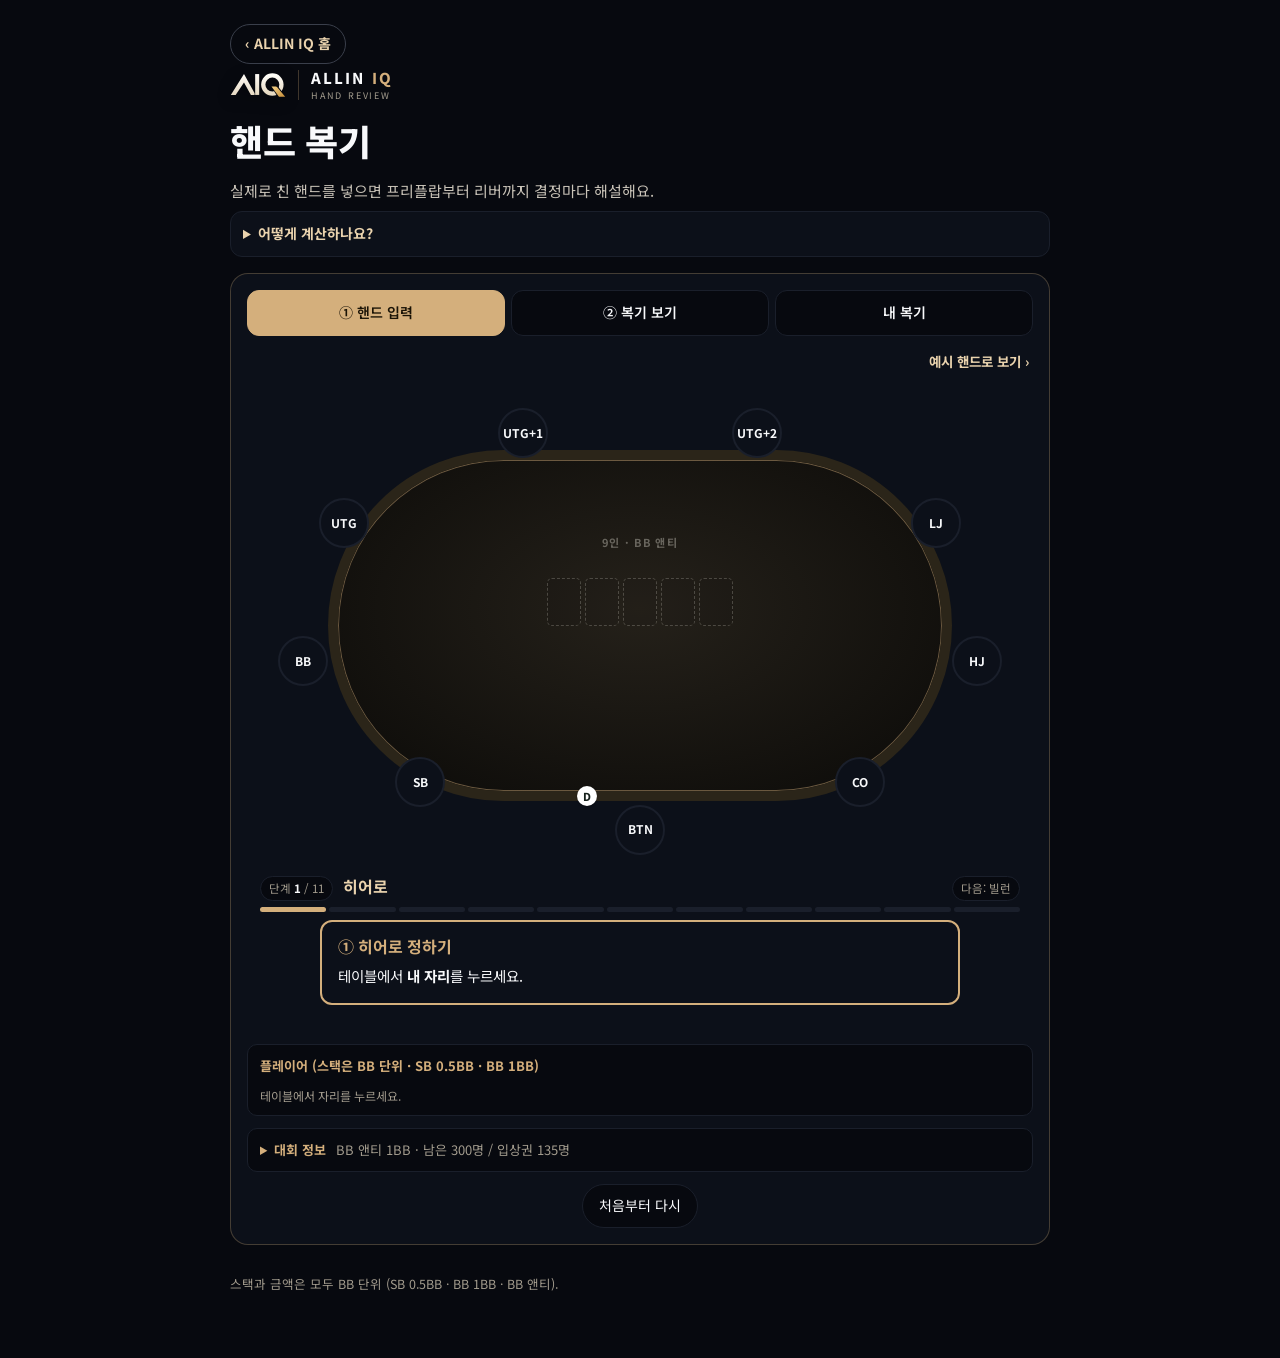
<file: review/index.html>
<!doctype html>
<html lang="ko">
<head>
<meta charset="utf-8">
<meta name="viewport" content="width=device-width, initial-scale=1">
<title>ALLIN IQ 핸드 복기</title>
<link rel="preconnect" href="https://fonts.googleapis.com">
<link rel="preconnect" href="https://fonts.gstatic.com" crossorigin>
<link rel="stylesheet" href="https://fonts.googleapis.com/css2?family=JetBrains+Mono:wght@500;700&family=Noto+Sans+KR:wght@400;500;700;800&display=swap">
<link rel="icon" href="../icons/icon-192.png?v=aiq">
<link rel="stylesheet" href="css/style.css">
<style>
.app{-webkit-user-select:none;user-select:none;-webkit-touch-callout:none}
.app input{-webkit-user-select:text;user-select:text}
.hr-home{display:none;align-self:flex-start;min-height:40px;padding:0 14px;margin-bottom:6px;border-radius:999px;border:1px solid #3A3F4B;color:#EAD3AE;font-size:14px;font-weight:700;text-decoration:none;align-items:center}
.solo .hr-home{display:inline-flex}
</style>
</head>
<body>
<div class="app">
  <header>
    <a class="hr-home" href="../" target="_top">‹ ALLIN IQ 홈</a>
    <div class="wm"><svg class="aiq" width="56" height="26" viewBox="0 -30 940 440" role="img" aria-label="ALLIN IQ"><defs><linearGradient id="aiqIv" x1="0" y1="0" x2="0" y2="1"><stop offset="0" stop-color="#FFFDF8"></stop><stop offset="1" stop-color="#E6D9C2"></stop></linearGradient><linearGradient id="aiqGo" x1="0" y1="0" x2="1" y2="1"><stop offset="0" stop-color="#F6D287"></stop><stop offset="1" stop-color="#C68E3A"></stop></linearGradient><mask id="aiqMk" maskUnits="userSpaceOnUse" x="-20" y="-40" width="1000" height="480"><rect x="-20" y="-40" width="1000" height="480" fill="#fff"></rect><polygon points="680,200 797,200 958,406 812,406" fill="#000"></polygon></mask></defs><polygon points="10,358 233,5 413,330 413,358 350,358 233,147 92,358" fill="url(#aiqIv)"></polygon><rect x="422" y="5" width="68" height="353" fill="url(#aiqIv)"></rect><circle cx="713" cy="183" r="154" fill="none" stroke="url(#aiqIv)" stroke-width="72" mask="url(#aiqMk)"></circle><path d="M698 216 L773 216 Q785 216 792 225 L930 390 L838 390 Q828 390 822 383 Z" fill="url(#aiqGo)"></path></svg><span class="wmt"><b>ALLIN <i>IQ</i></b><small>HAND REVIEW</small></span></div>
    <h1>핸드 복기</h1>
    <p class="hr-lead">실제로 친 핸드를 넣으면 프리플랍부터 리버까지 결정마다 해설해요.</p>
    <details class="hr-what"><summary>어떻게 계산하나요?</summary><p><b>순서</b> ① 히어로 자리·카드·스택 → ② 빌런 자리·스택·카드(여러 명) → ③ 게임 시작 → 차례대로 액션, 라운드마다 플랍·턴·리버 카드 → 핸드가 끝나면 전체 해설.</p><p><b>계산</b> 실제 솔버가 아닌 간이 계산이에요. 프리플랍은 근사 차트, 플랍 이후는 직접 계산한 승률과 단순 폴드 모델로 만든 액션별 EV예요.</p><p><b>근사 차트</b> 오픈 대응·3벳·4벳 차트는 ALLIN IQ 기준서의 빈도(자리·스택별 3벳·콜·올인 비율)에 맞춰 핸드 강도 순서로 칸을 채운 차트예요. 첫 진입·멀티웨이 차트는 공개 차트의 비율로 만든 근사예요. 솔버가 계산한 정답이 아니어서, 실제 솔버와 칸 몇 개가 다를 수 있어요. 칸 색은 그 핸드의 대표 행동(빨강 밸류, 금색 블러프, 파랑 콜, 연한 칸 섞기)이고 빈도가 아니에요.</p><p><b>지금 기준</b> 20~35BB에서 IP가 앞·중간 포지션(UTG~HJ) 오픈에 3벳할 때는 올인 대신 작은 3벳(오픈의 약 2.5배), 40BB 4벳은 3벳의 약 2배, 75BB 이상 4벳은 3벳의 2.5~2.75배예요. ICM 가산은 머니 근처 +3%p, 버블 +7%p, 파이널 +4%p예요.</p></details>
  </header>
  <div class="tool hr" id="hand-review">
        <div class="hr-tabs main" role="tablist">
          <button type="button" role="tab" id="hr-tab-in" aria-selected="true">① 핸드 입력</button>
          <button type="button" role="tab" id="hr-tab-rv" aria-selected="false">② 복기 보기</button>
          <button type="button" role="tab" id="hr-tab-my" aria-selected="false">내 복기 <b id="hr-mycnt"></b></button>
        </div>
        <div class="hr-exrow"><button type="button" class="hr-link" id="hr-ex">예시 핸드로 보기 ›</button></div>
        <div class="hr-table" id="hr-table" aria-label="포커 테이블"></div>

        <div id="hr-setup">
          <div class="hr-steps" id="hr-steps" aria-label="진행 단계"></div>
          <div class="hr-guide" id="hr-guide"></div>
          <div class="hr-hint" id="hr-hint"></div>
          <div class="hr-deckbox" id="hr-deckbox" hidden>
            <div class="dh"><span id="hr-deckfor">카드 선택</span><button type="button" class="hr-sub" id="hr-deckclose">닫기</button></div>
            <div class="hr-deck" id="hr-deck" aria-label="카드 선택"></div>
          </div>
          <div class="hr-panel">
            <div class="hr-box" id="hr-plbox"><b>플레이어 (스택은 BB 단위 · SB 0.5BB · BB 1BB)</b><div class="hr-plist" id="hr-plist"></div></div>
            <div class="hr-box hr-rec" id="hr-rec" hidden><b>액션</b><div id="hr-recbody"></div></div>
            <details class="hr-box" id="hr-info"><summary>대회 정보 <span id="hr-infosum"></span></summary>
              <div class="row tool-in" style="margin-top:8px">
                <label for="hr-ante">BB 앤티(BB)<input id="hr-ante" type="number" min="0" step="0.1" value="1"></label>
                <label for="hr-left">남은 인원<input id="hr-left" type="number" min="2" value="300"></label>
                <label for="hr-paid">입상권 인원<input id="hr-paid" type="number" min="1" value="135"></label>
                <label class="chk" for="hr-ft"><input id="hr-ft" type="checkbox"> 파이널 테이블</label>
              </div></details>
          </div>
          <div class="hr-btns" style="margin-top:12px">
            <button type="button" class="hr-sub" id="hr-reset">처음부터 다시</button>
          </div>
        </div>

        <div id="hr-replay" hidden>
          <div class="hr-tabs view" role="tablist">
            <button type="button" role="tab" id="hr-v-story" aria-selected="true">전체 해설</button>
            <button type="button" role="tab" id="hr-v-step" aria-selected="false">한 단계씩 보기</button>
          </div>
          <div id="hr-story" class="hr-story"></div>
          <div id="hr-stepview" hidden>
          <div class="hr-nav">
            <button type="button" id="hr-prev">◀ 이전</button>
            <div class="hr-stepname" id="hr-stepname"></div>
            <button type="button" class="next" id="hr-next">다음 ▶</button>
          </div>
          <div class="hr-dots" id="hr-dots" aria-label="단계 이동"></div>
          <div class="hr-evals" id="hr-evals" aria-live="polite"></div>
          </div>
          <div class="hr-sumbox" id="hr-sumbox"></div>
          <div class="hr-savebar" id="hr-savebar"></div>
        </div>

        <div id="hr-my" hidden>
          <div class="hr-myhd"><b>내 복기</b><span id="hr-mymeta"></span></div>
          <div id="hr-mylist" class="hr-mylist"></div>
        </div>
      </div>
  <div class="hr-sheet" id="hr-sheet" hidden>
    <div class="hr-sheetbg" data-close="1"></div>
    <div class="hr-sheetbox" role="dialog" aria-modal="true" aria-labelledby="hr-sheetttl">
      <b id="hr-sheetttl">복기 저장</b>
      <div class="hr-sheetsum" id="hr-sheetsum"></div>
      <label for="hr-name">이름<input id="hr-name" type="text" maxlength="40" autocomplete="off"></label>
      <small class="hr-cap">자동으로 채워져요. 바꿔도 돼요.</small>
      <label for="hr-memo">메모 (선택)<textarea id="hr-memo" maxlength="300" rows="3" placeholder="예: 상대는 BB에서 자주 3벳하는 사람"></textarea></label>
      <div class="hr-sheetmsg" id="hr-sheetmsg" role="alert"></div>
      <div class="hr-sheetbtns"><button type="button" class="hr-sub" data-close="1">취소</button><button type="button" class="hr-go" id="hr-dosave">저장</button></div>
      <small class="hr-cap" style="text-align:center">내 계정에 저장돼요 · 최대 50개 · 폰·PC에서 같이 보여요</small>
    </div>
  </div>
  <footer>스택과 금액은 모두 BB 단위 (SB 0.5BB · BB 1BB · BB 앤티).</footer>
</div>
<script>
// opened on its own (not inside the app): show the link back to the app; no copying on the player screen
document.documentElement.classList.add(window.top===window?"solo":"inapp");
document.addEventListener("contextmenu",e=>{if(!(e.target&&e.target.tagName==="INPUT"))e.preventDefault()});
document.addEventListener("copy",e=>{const t=e.target;if(!(t&&t.tagName==="INPUT"))e.preventDefault()});
</script>
<script src="js/data.js"></script>
<script src="js/app.js"></script>
</body>
</html>
</file>
<file: review/css/style.css>
/* 핸드 복기 프로그램 — 색은 교과서와 같다 (밝은·어두운 테마) */
/* ALLIN IQ 디자인: 네이비 + 샴페인 골드, 한 가지 어두운 테마 */
:root{
  --paper:#07090F; --sheet:#0C1019; --ink:#F8F9FB; --muted:#A39C8E; --line:#1A1F2B;
  --felt:#D4AF7C; --felt-soft:#231D13; --chip:#D98A73; --chip-soft:#24140F; --gold:#EAD3AE;
  --f-display:"Pretendard","Noto Sans KR",system-ui,sans-serif;
  --f-body:"Pretendard","Noto Sans KR","Apple SD Gothic Neo","Malgun Gothic",system-ui,sans-serif;
  --f-mono:"JetBrains Mono",ui-monospace,Consolas,monospace;
  --heat-0:#2A1517; --heat-1:#3A2022; --heat-2:#1A2436; --heat-3:#2A3A55; --heat-4:#8C7449; --heat-5:#D4AF7C; --heat-fg-dark:#0B1220;
  color-scheme:dark}
:root[data-theme="dark"],:root[data-theme="light"]{
  --paper:#07090F; --sheet:#0C1019; --ink:#F8F9FB; --muted:#A39C8E; --line:#1A1F2B;
  --felt:#D4AF7C; --felt-soft:#231D13; --chip:#D98A73; --chip-soft:#24140F; --gold:#EAD3AE;
  --f-display:"Pretendard","Noto Sans KR",system-ui,sans-serif;
  --f-body:"Pretendard","Noto Sans KR","Apple SD Gothic Neo","Malgun Gothic",system-ui,sans-serif;
  --f-mono:"JetBrains Mono",ui-monospace,Consolas,monospace;
  --heat-0:#2A1517; --heat-1:#3A2022; --heat-2:#1A2436; --heat-3:#2A3A55; --heat-4:#8C7449; --heat-5:#D4AF7C; --heat-fg-dark:#0B1220;
  color-scheme:dark}

*{box-sizing:border-box}
body{margin:0;background:var(--paper);color:var(--ink);font-family:var(--f-body);font-size:16px;line-height:1.7;
  padding:24px max(16px,env(safe-area-inset-right,0px)) 64px max(16px,env(safe-area-inset-left,0px))}
.app{max-width:820px;margin:0 auto}
.app > header h1{font-family:var(--f-display);font-weight:800;font-size:clamp(26px,5vw,36px);margin:0 0 6px;letter-spacing:-.01em}
.app > header p{margin:0 0 6px;color:var(--muted);font-size:14.5px}
.tool{border:1px solid var(--line);border-radius:14px;background:var(--sheet);padding:16px;margin-top:16px}
@media (max-width:560px){.tool{padding:12px 10px}}
.tool-in label{display:grid;gap:2px;font-size:12.5px;color:var(--muted)}
.tool-in input{font:inherit;font-family:var(--f-mono);font-size:14px;padding:6px 8px;border:1px solid var(--line);border-radius:6px;background:var(--sheet);color:var(--ink)}
:focus-visible{outline:2px solid var(--felt);outline-offset:2px;border-radius:3px}
footer{margin-top:28px;font-size:12.5px;color:var(--muted)}
/* 22장 복기: 실제 테이블처럼. 펠트·카드는 두 테마에서 같은 색(실물 소재) */
:root{--tb-felt:#25211A;--tb-felt2:#0B0A08;--tb-rail:#2B2519;--tb-ink:#f4f1e6;--cd-face:#ffffff;--cd-ink:#15201b;--cd-red:#c0322b;--cd-edge:#c9d2cd;--chip-gold:#e3b84f;--chip-edge:#8a5f0e}
.hr-tabs{display:flex;gap:6px;margin-bottom:10px;flex-wrap:wrap}
.hr-tabs button{font:inherit;font-size:14px;font-weight:600;padding:7px 16px;border-radius:999px;border:1px solid var(--line);background:var(--paper);color:var(--ink);cursor:pointer}
.hr-tabs button[aria-selected="true"]{background:var(--felt);border-color:var(--felt);color:var(--sheet)}
.hr-table{position:relative;width:100%;max-width:760px;margin:0 auto;aspect-ratio:16/10;user-select:none}
@media (max-width:640px){.hr-table{aspect-ratio:5/6}}
.hr-felt{position:absolute;inset:13% 9%;border-radius:999px;background:radial-gradient(ellipse at 50% 45%,var(--tb-felt) 0%,var(--tb-felt2) 100%);border:10px solid var(--tb-rail);box-shadow:inset 0 0 0 2px rgba(255,255,255,.08),0 8px 22px rgba(0,0,0,.25)}
.hr-felt::after{content:"9인 · BB 앤티";position:absolute;left:50%;top:22%;transform:translateX(-50%);font-size:11px;letter-spacing:.12em;color:rgba(244,241,230,.35);font-weight:700}
.hr-seat{position:absolute;transform:translate(-50%,-50%);display:grid;justify-items:center;gap:1px;width:86px;text-align:center;z-index:2}
.hr-seat .av{width:50px;height:50px;border-radius:50%;background:var(--sheet);border:2px solid var(--line);display:grid;place-items:center;font-weight:700;font-size:12px;color:var(--ink);line-height:1.1}
.hr-seat .st{font-family:var(--f-mono);font-size:11px;color:var(--muted);white-space:nowrap}
.hr-seat .tag{font-size:10.5px;font-weight:700;padding:0 7px;border-radius:999px;background:var(--felt-soft);color:var(--felt);white-space:nowrap}
.hr-seat.hero .av{border-color:var(--felt);background:var(--felt-soft);color:var(--felt)}
.hr-seat.villain .av{border-color:var(--chip);background:var(--chip-soft);color:var(--chip)}
.hr-seat.villain .tag{background:var(--chip-soft);color:var(--chip)}
.hr-seat.act .av{box-shadow:0 0 0 4px var(--gold)}
.hr-seat.dim{opacity:.4}
.hr-seat.click{cursor:pointer}
.hr-seat.click:hover .av{border-color:var(--gold)}
.hr-seat button.av{font:inherit;font-weight:700;font-size:12px;cursor:pointer;padding:0}
.hrc{width:34px;height:48px;border-radius:5px;background:var(--cd-face);border:1px solid var(--cd-edge);display:grid;place-items:center;font-family:var(--f-mono);font-weight:700;font-size:15px;line-height:1;color:var(--cd-ink);box-shadow:0 1px 2px rgba(0,0,0,.25);padding:0}
.hrc.red{color:var(--cd-red)}
.hrc.back{background:repeating-linear-gradient(45deg,#7a1f1a 0 4px,#9a2b24 4px 8px);border-color:#5c1612}
.hrc.empty{background:rgba(0,0,0,.12);border:1.5px dashed rgba(244,241,230,.6);color:rgba(244,241,230,.85);font-size:17px;box-shadow:none}
button.hrc{cursor:pointer;font:inherit;font-family:var(--f-mono);font-weight:700}
.hrc.pick{outline:3px solid var(--chip-gold);outline-offset:1px}
.hr-hole{position:absolute;transform:translate(-50%,-50%);display:flex;gap:3px;z-index:3}
.hr-board{position:absolute;left:50%;top:45%;transform:translate(-50%,-50%);display:flex;gap:4px;z-index:3}
.hr-pot{position:absolute;left:50%;top:57.5%;transform:translate(-50%,-50%);color:var(--tb-ink);font-family:var(--f-mono);font-weight:700;font-size:13px;background:rgba(0,0,0,.28);padding:2px 12px;border-radius:999px;white-space:nowrap;z-index:3}
.hr-bet{position:absolute;transform:translate(-50%,-50%);display:flex;align-items:center;gap:4px;font-family:var(--f-mono);font-size:12px;font-weight:700;color:var(--tb-ink);z-index:3;white-space:nowrap}
.hr-bet i{width:14px;height:14px;border-radius:50%;background:var(--chip-gold);border:2px dashed var(--chip-edge)}
.hr-dealer{position:absolute;width:20px;height:20px;border-radius:50%;background:var(--cd-face);color:var(--cd-ink);font-size:11px;font-weight:800;display:grid;place-items:center;transform:translate(-50%,-50%);z-index:3;box-shadow:0 1px 2px rgba(0,0,0,.3)}
.hr-say.r{left:calc(50% + 28px)}
.hr-say.l{right:calc(50% + 28px)}
@media (max-width:640px){.hr-say.r{left:calc(50% + 22px)}.hr-say.l{right:calc(50% + 22px)}}
.hr-say{position:absolute;top:4px;background:var(--ink);color:var(--paper);font-size:12px;font-weight:700;padding:3px 10px;border-radius:8px;white-space:nowrap;z-index:5}
@media (max-width:640px){
  .hr-seat{width:64px}.hr-seat .av{width:40px;height:40px;font-size:10.5px}.hr-seat .st{font-size:10px}
  .hrc{width:26px;height:37px;font-size:12px;border-radius:4px}.hr-board{gap:3px}
}
.hr-hint{text-align:center;font-size:14px;font-weight:600;color:var(--felt);margin:8px 0 2px;min-height:1.6em}
.hr-hint.err{color:var(--chip)}
.hr-deckbox{border:1px solid var(--line);border-radius:10px;background:var(--paper);padding:10px;margin:8px auto;max-width:640px}
.hr-deckbox .dh{display:flex;justify-content:space-between;align-items:center;font-size:13px;margin-bottom:6px}
.hr-deck{display:grid;grid-template-columns:repeat(13,minmax(0,1fr));gap:3px}
.hr-deck .hrc{width:auto;height:auto;aspect-ratio:3/4;font-size:clamp(9px,1.7vw,13px)}
.hr-deck .hrc:disabled{opacity:.2;cursor:default}
.hr-panel{display:grid;gap:12px;margin-top:8px}
.hr-box{border:1px solid var(--line);border-radius:10px;padding:10px 12px;background:var(--paper)}
.hr-box > b{display:block;font-size:13px;margin-bottom:6px;color:var(--felt)}
.hr-box .row{display:flex;flex-wrap:wrap;gap:8px 12px;align-items:end}
.hr select{font:inherit;font-size:14px;padding:6px 8px;border:1px solid var(--line);border-radius:6px;background:var(--sheet);color:var(--ink);max-width:100%}
.hr .tool-in input{width:92px}
.hr label.chk{display:flex;align-items:center;gap:6px;align-self:center;color:var(--ink)}
.hr label.chk input{width:18px;height:18px}
.hr-street{display:grid;grid-template-columns:52px minmax(0,1fr) 76px 76px;gap:6px 8px;align-items:center;font-size:13px;padding:4px 0;border-top:1px dashed var(--line)}
.hr-street:first-of-type{border-top:0}
.hr-street select{width:100%}
.hr-street input{width:100%;font:inherit;font-family:var(--f-mono);font-size:14px;padding:6px 6px;border:1px solid var(--line);border-radius:6px;background:var(--sheet);color:var(--ink)}
.hr-street.off{opacity:.45}
@media (max-width:560px){.hr-street{grid-template-columns:44px minmax(0,1fr) 64px 64px}}
.hr-btns{display:flex;flex-wrap:wrap;gap:8px;justify-content:center}
.hr-go{font:inherit;font-weight:700;font-size:15px;padding:10px 24px;border-radius:999px;border:0;background:var(--felt);color:var(--sheet);cursor:pointer}
.hr-sub{font:inherit;font-size:14px;padding:9px 16px;border-radius:999px;border:1px solid var(--line);background:var(--paper);color:var(--ink);cursor:pointer}
.hr-nav{display:grid;grid-template-columns:auto minmax(0,1fr) auto;gap:10px;align-items:center;margin:10px auto 6px;max-width:760px}
.hr-nav button{font:inherit;font-weight:700;padding:9px 16px;border-radius:999px;border:1px solid var(--line);background:var(--sheet);color:var(--ink);cursor:pointer}
.hr-nav button.next{background:var(--felt);color:var(--sheet);border-color:var(--felt)}
.hr-nav button:disabled{opacity:.35;cursor:default}
.hr-stepname{text-align:center;font-weight:700;font-size:15px;line-height:1.35}
.hr-stepname small{display:block;font-weight:400;font-size:12px;color:var(--muted)}
.hr-dots{display:flex;flex-wrap:wrap;gap:5px;justify-content:center;margin-bottom:10px}
.hr-dots button{width:14px;height:14px;border-radius:50%;border:1.5px solid var(--line);background:var(--paper);padding:0;cursor:pointer}
.hr-dots button.good{background:var(--felt);border-color:var(--felt)}
.hr-dots button.mix{background:var(--gold);border-color:var(--gold)}
.hr-dots button.bad{background:var(--chip);border-color:var(--chip)}
.hr-dots button.cur{outline:2px solid var(--ink);outline-offset:2px}
.hr-evals{display:grid;gap:8px;max-width:760px;margin:0 auto}
.hr-none{font-size:13.5px;color:var(--muted);text-align:center;padding:8px}
.hr-item{border:1px solid var(--line);border-left-width:6px;border-radius:10px;padding:10px 14px;background:var(--sheet);font-size:14.5px;line-height:1.6;min-width:0}
.hr-item.good{border-left-color:var(--felt)}.hr-item.mix{border-left-color:var(--gold)}.hr-item.bad{border-left-color:var(--chip)}.hr-item.info{border-left-color:var(--line)}
.hr-item .top{display:flex;flex-wrap:wrap;gap:6px 10px;align-items:center;margin-bottom:4px}
.hr-item .who{font-size:12px;font-weight:700;padding:1px 9px;border-radius:999px;background:var(--felt-soft);color:var(--felt)}
.hr-item .who.v{background:var(--chip-soft);color:var(--chip)}
.hr-item .vd{font-weight:800;font-size:15px}
.hr-item.good .vd{color:var(--felt)}.hr-item.mix .vd{color:var(--gold)}.hr-item.bad .vd{color:var(--chip)}.hr-item.info .vd{color:var(--muted)}
.hr-item .nums{font-family:var(--f-mono);font-size:12px;color:var(--muted);margin-top:4px;overflow-wrap:anywhere}
.hr-sumbox{border:1px solid var(--line);border-radius:10px;padding:12px 14px;background:var(--paper);font-size:14px;line-height:1.7;max-width:760px;margin:10px auto 0}
.hr-sumbox .score{display:flex;gap:14px;flex-wrap:wrap;margin-top:6px}
.hr-sumbox .score span{font-weight:700}
/* 플레이어 목록 · 액션 기록 · 차트 · EV 표 */
.hr-seat.villain2 .av{border-color:var(--gold);background:var(--gold-soft,var(--paper));color:var(--gold)}
.hr-plist{display:grid;gap:6px}
.hr-prow{display:grid;grid-template-columns:auto minmax(0,1fr) auto auto;gap:8px;align-items:center;font-size:14px}
.hr-prow .nm{font-weight:700;min-width:96px}
.hr-prow .nm small{font-weight:400;color:var(--muted);margin-left:4px}
.hr-prow input{width:110px;font:inherit;font-family:var(--f-mono);font-size:14px;padding:5px 8px;border:1px solid var(--line);border-radius:6px;background:var(--sheet);color:var(--ink)}
.hr-prow .cards{font-family:var(--f-mono);font-size:13px;color:var(--muted)}
.hr-prow button{font:inherit;font-size:12px;padding:3px 9px;border-radius:999px;border:1px solid var(--line);background:var(--sheet);color:var(--muted);cursor:pointer}
@media (max-width:560px){.hr-prow{grid-template-columns:auto minmax(0,1fr) auto}.hr-prow .cards{display:none}}
.hr-rec .now{font-size:15px;font-weight:700;margin-bottom:8px}
.hr-rec .now small{font-weight:400;color:var(--muted);margin-left:6px}
.hr-acts{display:flex;flex-wrap:wrap;gap:8px;align-items:center}
.hr-acts button{font:inherit;font-weight:700;font-size:15px;padding:9px 18px;border-radius:10px;border:1px solid var(--line);background:var(--sheet);color:var(--ink);cursor:pointer;min-width:84px}
.hr-acts button.f{color:var(--muted)}
.hr-acts button.c{border-color:var(--felt);color:var(--felt)}
.hr-acts button.r{background:var(--chip);border-color:var(--chip);color:var(--sheet)}
.hr-acts button:disabled{opacity:.35;cursor:default}
.hr-size{display:flex;flex-wrap:wrap;gap:6px;align-items:center;margin-top:8px}
.hr-size input{width:84px;font:inherit;font-family:var(--f-mono);font-size:15px;padding:6px 8px;border:1px solid var(--line);border-radius:8px;background:var(--sheet);color:var(--ink)}
.hr-size button{font:inherit;font-size:13px;padding:5px 11px;border-radius:999px;border:1px solid var(--line);background:var(--paper);color:var(--ink);cursor:pointer}
.hr-log{margin-top:10px;display:grid;gap:4px;font-size:13.5px}
.hr-log div b{display:inline-block;min-width:52px;color:var(--felt)}
.hr-log span{display:inline-block;margin:1px 6px 1px 0;padding:1px 8px;border-radius:999px;background:var(--sheet);border:1px solid var(--line)}
.hr-log span.h{border-color:var(--felt);color:var(--felt);font-weight:600}
.hr-tools{display:flex;gap:8px;margin-top:8px;flex-wrap:wrap}
.hr details.hr-box summary{cursor:pointer;font-size:13px;font-weight:700;color:var(--felt)}
.hr details.hr-box summary span{font-weight:400;color:var(--muted);margin-left:6px}
.hr-two{display:grid;grid-template-columns:minmax(0,260px) minmax(0,1fr);gap:12px;margin-top:8px;align-items:start}
@media (max-width:640px){.hr-two{grid-template-columns:minmax(0,1fr)}}
.hr-chart{display:grid;grid-template-columns:repeat(13,minmax(0,1fr));gap:1px;max-width:260px}
.hr-chart i{aspect-ratio:1;display:grid;place-items:center;font-style:normal;font-family:var(--f-mono);font-size:clamp(5.5px,0.9vw,7.5px);border-radius:1px;overflow:hidden;letter-spacing:-.04em}
.hr-chart i.me{outline:2.5px solid var(--ink);outline-offset:-1px;position:relative;z-index:1;font-weight:800}
.hr-cap{font-size:12px;color:var(--muted);margin-top:4px;line-height:1.5}
.hr-evt{width:100%;border-collapse:collapse;font-size:13.5px}
.hr-evt th,.hr-evt td{padding:5px 8px;border-bottom:1px solid var(--line);text-align:left}
.hr-evt td.num{font-family:var(--f-mono);text-align:right;white-space:nowrap}
.hr-evt tr.best td{font-weight:800}
.hr-evt tr.me td{background:var(--felt-soft)}
.hr-evt .tagb{font-size:11px;font-weight:700;padding:0 6px;border-radius:999px;background:var(--gold);color:var(--sheet);margin-left:4px}
.hr-evt .tagm{font-size:11px;font-weight:700;padding:0 6px;border-radius:999px;background:var(--felt);color:var(--sheet);margin-left:4px}
.hr-detail{margin-top:6px;font-size:14px;line-height:1.7}
.hr-detail p{margin:0 0 6px}
/* 단계 안내 · 전체 해설 */
.hr-steps{display:flex;flex-wrap:wrap;gap:4px;justify-content:center;margin:10px auto 6px;max-width:760px}
.hr-steps span{font-size:11.5px;padding:2px 8px;border-radius:999px;border:1px solid var(--line);color:var(--muted);background:var(--paper);white-space:nowrap}
.hr-steps span.done{color:var(--felt);border-color:var(--felt-soft);background:var(--felt-soft)}
.hr-steps span.now{color:var(--sheet);background:var(--felt);border-color:var(--felt);font-weight:700}
.hr-guide{max-width:640px;margin:6px auto 0;border:2px solid var(--felt);border-radius:12px;padding:12px 16px;background:var(--sheet);font-size:14.5px;line-height:1.6}
.hr-guide > b{display:block;font-size:16px;color:var(--felt);margin-bottom:2px}
.hr-guide p{margin:4px 0}
.hr-guide .hr-btns{margin-top:10px}
.hr-go:disabled{opacity:.4;cursor:default}
.hr-story{max-width:760px;margin:10px auto 0;display:grid;gap:12px}
.hr-story .hr-sumbox{margin:0}
.hr-story .hr-sumbox > b{color:var(--felt)}
.hr-sst{display:grid;gap:8px;border-top:2px solid var(--felt);padding-top:10px}
.hr-sst .hd{display:flex;flex-wrap:wrap;gap:6px 12px;align-items:center}
.hr-sst .hd > b{font-size:18px;color:var(--felt)}
.hr-sst .hd small{color:var(--muted);font-size:12.5px;flex-basis:100%}
.hr-sst .bd{display:flex;gap:3px}
.hr-sst .bd .hrc{width:28px;height:39px;font-size:12.5px}
.hr-sline{display:flex;flex-wrap:wrap;gap:6px 10px;align-items:center;font-weight:700;font-size:14.5px}
.hr-sline.h span{color:var(--felt)}
.hr-sline small{font-weight:400;color:var(--muted);font-family:var(--f-mono);font-size:12px}
.hr-sline .hr-sub{padding:3px 10px;font-size:12px;font-family:var(--f-mono)}
.hr-snote{font-size:13px;color:var(--muted);padding:2px 0 2px 12px;border-left:3px solid var(--line)}
.hr-more{margin-top:6px}
.hr-more summary{cursor:pointer;font-size:13px;font-weight:700;color:var(--felt)}

/* ALLIN IQ 머리말·버튼 */
.wm{display:flex;align-items:center;gap:12px;line-height:1.1;margin-bottom:10px}.wm .aiq{flex:none;display:block;filter:drop-shadow(0 3px 8px rgba(0,0,0,.45))}.wmt{display:flex;flex-direction:column;gap:4px;padding-left:12px;border-left:1px solid rgba(212,175,124,.28)}.wm b{font-size:15px;font-weight:800;letter-spacing:.14em}.wm i{font-style:normal;color:#D4AF7C}.wm small{font-size:9px;letter-spacing:.2em;color:var(--muted)}
.tool{border-color:rgba(212,175,124,.28);border-radius:18px}
.hr-tabs button[aria-selected="true"]{color:#1A1306}
.hr-what{margin:6px 0 4px;border:1px solid var(--line);border-radius:12px;padding:8px 12px;background:var(--sheet);font-size:13.5px;color:var(--muted)}
.hr-what summary{cursor:pointer;color:var(--gold);font-weight:700}
.hr-what p{margin:6px 0 0}
.hr-felt{border-color:var(--tb-rail);box-shadow:inset 0 0 0 1px rgba(212,175,124,.45)}
/* 판정 색: ALLIN IQ 규칙(좋음 good-ink, 아쉬움 bad-ink, 빌런 색은 빌런에만) */
.hr-dots button.good{background:#8FD3A6;border-color:#8FD3A6}
.hr-dots button.bad{background:#F3A08A;border-color:#F3A08A}
.hr-item.good{border-left-color:#8FD3A6}.hr-item.bad{border-left-color:#F3A08A}
.hr-item.good .vd{color:#8FD3A6}.hr-item.bad .vd{color:#F3A08A}

/* ---------- 내 복기 (저장) ---------- */
#hr-tab-my b{color:var(--felt);font-weight:800}
#hr-tab-my[aria-selected="true"] b{color:var(--sheet)}
.hr-savebar{margin-top:14px;display:flex;flex-direction:column;gap:8px}
.hr-savebar .big{min-height:54px;border:0;border-radius:14px;background:linear-gradient(160deg,#F0D7AE,#C79E66 55%,#A9824E);color:#0B0A08;font:inherit;font-size:17px;font-weight:800;cursor:pointer}
.hr-savebar .row{display:flex;flex-wrap:wrap;gap:6px}
.hr-savebar .row button{flex:1 1 auto;min-height:44px}
.hr-savebar .cap{font-size:12.5px;color:var(--muted);text-align:center}
.hr-saved{border:1px solid rgba(212,175,124,.45);border-radius:12px;background:var(--felt-soft);padding:10px 12px;font-size:14px}
.hr-saved b{color:var(--gold)}
.hr-saved p{margin:4px 0 0;color:#C9C3B8;font-size:13.5px;white-space:pre-wrap;word-break:break-word}
.hr-myhd{display:flex;align-items:baseline;justify-content:space-between;gap:8px;margin:6px 0 10px}
.hr-myhd b{font-size:20px}.hr-myhd span{font-size:12.5px;color:var(--muted)}
.hr-mylist{display:flex;flex-direction:column;gap:8px}
.hr-myitem{display:flex;align-items:center;gap:12px;width:100%;padding:12px;border-radius:14px;background:var(--paper);border:1px solid var(--line);color:var(--ink);font:inherit;text-align:left;cursor:pointer}
.hr-myitem:hover{border-color:rgba(212,175,124,.5)}
.hr-myitem .cs{display:flex;gap:3px;flex:none}
.hr-myitem .cs span{width:28px;height:38px;border-radius:6px;background:var(--cd-face);color:var(--cd-ink);font-size:12px;font-weight:800;display:flex;align-items:center;justify-content:center;text-align:center;line-height:1.05}
.hr-myitem .cs span.red{color:var(--cd-red)}
.hr-myitem .tx{flex:1;min-width:0;display:flex;flex-direction:column;gap:3px}
.hr-myitem .tx b{font-size:15px;line-height:1.35;overflow:hidden;display:-webkit-box;-webkit-line-clamp:2;-webkit-box-orient:vertical;word-break:break-all}
.hr-myitem .tx small{font-size:12px;color:var(--muted);line-height:1.4;word-break:keep-all}
.hr-myitem .vd{display:flex;gap:4px;flex-wrap:wrap;font-size:11px;font-weight:700}
.hr-myitem .vd span{padding:1px 8px;border-radius:999px;background:#1A1F2B;color:#C9C3B8}
.hr-myitem .vd .g{background:#132A1D;color:#8FD3A6}.hr-myitem .vd .b{background:#33170F;color:#F3A08A}
.hr-myitem i{font-style:normal;color:var(--felt);font-size:18px}
.hr-myempty{border:1px dashed var(--line);border-radius:14px;padding:18px 14px;text-align:center;color:var(--muted);font-size:14px}
.hr-myempty .hr-go,.hr-myempty .hr-sub{margin-top:10px}
.hr-sheet{position:fixed;inset:0;z-index:50}
.hr-sheetbg{position:absolute;inset:0;background:rgba(3,4,8,.6)}
.hr-sheetbox{position:absolute;left:0;right:0;bottom:0;max-width:560px;margin:0 auto;max-height:92vh;overflow:auto;box-sizing:border-box;border-radius:22px 22px 0 0;background:var(--sheet);box-shadow:0 -1px 0 rgba(212,175,124,.45),0 -20px 40px rgba(0,0,0,.6);padding:16px 16px 22px;display:flex;flex-direction:column;gap:10px}
.hr-sheetbox > b{font-size:19px}
.hr-sheetbox label{display:flex;flex-direction:column;gap:6px;font-size:13px;color:#C9C3B8}
.hr-sheetbox input,.hr-sheetbox textarea{font:inherit;font-size:16px;padding:10px 12px;border-radius:12px;background:var(--paper);border:1px solid #2A2F3B;color:var(--ink);resize:vertical}
.hr-sheetbox input:focus,.hr-sheetbox textarea:focus{border-color:var(--felt)}
.hr-sheetsum{display:flex;align-items:center;gap:10px;padding:10px 12px;border-radius:14px;background:#121722;font-size:13px;color:var(--muted)}
.hr-sheetsum b{display:block;color:var(--ink);font-size:14px}
.hr-sheetmsg{font-size:14px;color:var(--chip);min-height:0}
.hr-sheetmsg:empty{display:none}
.hr-sheetbtns{display:grid;grid-template-columns:1fr 2fr;gap:8px}
.hr-sheetbtns button{min-height:50px;font-size:16px}

/* ---------- 가독성 (10/30) ---------- */
.inapp .app > header .wm,.inapp .app > header h1{display:none}
.inapp body,.inapp .app{padding-top:0}
.hr-lead{font-size:15px!important;color:#C9C3B8!important;margin:2px 0 8px!important}
.hr-what{border:1px solid var(--line);border-radius:12px;padding:10px 12px;background:var(--sheet)}
.hr-what summary{cursor:pointer;font-size:14px;font-weight:700;color:var(--gold)}
.hr-what p{font-size:13.5px;line-height:1.7;color:#C9C3B8;margin:8px 0 0}
.hr-what p b{color:var(--ink)}
/* 탭: 세 칸 같은 폭 */
.hr-tabs.main{display:grid;grid-template-columns:repeat(3,minmax(0,1fr));gap:6px;margin-bottom:6px}
.hr-tabs.main button{min-height:46px;padding:0 6px;border-radius:12px;font-size:14px;white-space:nowrap}
.hr-exrow{display:flex;justify-content:flex-end;margin:0 0 6px}
.hr-link{font:inherit;font-size:13.5px;font-weight:700;color:var(--gold);background:none;border:0;padding:8px 4px;cursor:pointer;min-height:40px}
.hr-tabs.view{display:grid;grid-template-columns:1fr 1fr;gap:0;max-width:360px;margin:8px auto 12px;padding:4px;border-radius:999px;background:var(--paper);border:1px solid var(--line)}
.hr-tabs.view button{border:0;min-height:40px;border-radius:999px;background:transparent;color:#C9C3B8}
.hr-tabs.view button[aria-selected="true"]{background:var(--felt);color:var(--sheet)}
/* 진행 단계: 한 줄 + 막대 */
.hr-steps{display:block;margin:10px auto 8px;max-width:760px}
.hr-steps .pg{display:flex;align-items:baseline;gap:10px;flex-wrap:wrap;font-size:13px;color:var(--muted)}
.hr-steps .pg b{color:var(--ink)}
.hr-steps .pg .nm{font-size:16px;color:var(--gold)}
.hr-steps .pg .nx{margin-left:auto}
.hr-steps .bar{display:grid;grid-template-columns:repeat(11,1fr);gap:3px;margin-top:6px}
.hr-steps .bar i{height:5px;border-radius:3px;background:var(--line)}
.hr-steps .bar i.d{background:#6E5A3A}.hr-steps .bar i.n{background:var(--felt)}
/* 요약 */
.hr-story .hr-sumbox,.hr-sumbox{padding:14px;border-radius:14px}
.hr-sumbox .ttl{display:block;font-size:13px;letter-spacing:.04em;color:var(--felt);margin-bottom:6px}
.hr-key{font-size:15.5px;line-height:1.65;color:var(--ink);margin-bottom:10px}
.hr-key p{margin:0 0 4px}
.hr-sum2{display:flex;flex-direction:column;gap:8px}
.hr-sum2 .pr{display:grid;grid-template-columns:64px repeat(3,minmax(0,1fr));gap:6px;align-items:center}
.hr-sum2 .pr > b{font-size:14px}
.hr-sum2 .pr.h > b{color:var(--felt)}
.hr-sum2 .t{display:flex;align-items:baseline;justify-content:center;gap:4px;padding:6px 4px;border-radius:10px;background:#121722;font-size:12px;color:var(--muted)}
.hr-sum2 .t em{font-style:normal;font-family:var(--f-mono);font-weight:700;font-size:18px}
.hr-sum2 .t.g em{color:#8FD3A6}.hr-sum2 .t.m em{color:var(--gold)}.hr-sum2 .t.b em{color:#F3A08A}
.hr-sum2 .pr:not(.h) .t em{font-size:15px}
.hr-how{margin-top:10px}
.hr-how summary{cursor:pointer;font-size:13px;font-weight:700;color:var(--muted)}
.hr-how p{font-size:13px;line-height:1.7;color:var(--muted);margin:6px 0 0}
.hr-tip{font-size:12.5px;color:var(--muted);margin:8px 2px 0;text-align:center}
/* 스트리트 머리: 스크롤해도 위에 붙어 있음 */
.hr-sst{gap:10px;border-top:0;padding-top:0;margin-top:14px}
.hr-sst .hd{position:sticky;top:0;z-index:4;background:var(--sheet);padding:10px 0 8px;border-bottom:2px solid var(--felt)}
.hr-sst .hd > b{font-size:19px}
/* 액션 줄: 번호 원 + 액션 + 팟 */
.hr-sline{display:grid;grid-template-columns:32px minmax(0,1fr) auto;gap:10px;align-items:center;font-size:15px;padding:2px 0}
.hr-sline .lb{font-weight:700;line-height:1.4}
.hr-sline.h .lb{color:var(--felt)}
.hr-sline.v .lb{color:#E6D9CC}
.hr-sline .pt{font-family:var(--f-mono);font-size:12px;color:var(--muted);white-space:nowrap}
.hr-sline.res{grid-template-columns:32px minmax(0,1fr)}
.hr-sline.res .lb{font-size:15.5px;color:var(--ink)}
.hr-no{width:32px;height:32px;border-radius:50%;border:1px solid #3A3F4B;background:var(--paper);color:var(--ink);font:inherit;font-family:var(--f-mono);font-size:12.5px;font-weight:700;cursor:pointer;padding:0}
.hr-sline.h .hr-no{border-color:var(--felt);color:var(--felt)}
.hr-no:hover{border-color:var(--gold)}
/* 평가 카드 */
.hr-item{border-radius:12px;padding:12px 14px 12px 16px;border-left-width:5px}
.hr-item .top{margin-bottom:6px}
.hr-item .ttl{display:block;font-size:16px;line-height:1.4;margin-bottom:2px}
.bdg{font-size:12.5px;font-weight:800;padding:2px 10px;border-radius:999px}
.bdg.good{background:#132A1D;color:#8FD3A6}.bdg.mix{background:#2A2214;color:var(--gold)}.bdg.bad{background:#33170F;color:#F3A08A}.bdg.info{background:#1A1F2B;color:var(--muted)}
.hr-detail{font-size:15px;line-height:1.75;color:#E4E0D8}
.hr-detail p{margin:0 0 10px}.hr-detail p:last-child{margin-bottom:0}
.hr-detail b{color:var(--ink)}
.hr-detail .n{font-family:var(--f-mono);font-weight:700;font-size:.93em;color:var(--gold);white-space:nowrap}
.hr-more{margin-top:10px;border-top:1px solid var(--line);padding-top:8px}
.hr-more summary{min-height:36px;display:flex;align-items:center}
/* 빌런 결정: 접어 두고 눌러서 펼침 */
.hr-vitem{border:1px solid var(--line);border-radius:12px;background:var(--paper)}
.hr-vitem > summary{list-style:none;display:flex;align-items:center;gap:8px;flex-wrap:wrap;padding:10px 12px;cursor:pointer;font-size:13.5px;min-height:24px}
.hr-vitem > summary::-webkit-details-marker{display:none}
.hr-vitem > summary::after{content:"펼치기 ›";margin-left:auto;font-size:12px;color:var(--muted)}
.hr-vitem[open] > summary::after{content:"접기"}
.hr-vitem > summary .tt{color:#C9C3B8}
.hr-vitem[open] > summary .tt{display:none}
.hr-vitem > .hr-item{border:0;border-top:1px solid var(--line);border-radius:0 0 12px 12px}
.hr-vitem > .hr-item .top{display:none}
.hr-snote{font-size:12.5px;padding:0 0 0 42px;border-left:0;color:var(--muted)}
/* 한 단계씩 보기 */
.hr-stepname{font-size:16px}
.hr-nav button{min-height:44px}
.hr-dots{gap:7px}.hr-dots button{width:16px;height:16px}
/* 숨긴 영역은 확실히 숨김(전체 해설이 한 단계씩 보기에 남던 문제) */
[hidden]{display:none!important}
/* 액션 말풍선이 카드 뒤로 숨지 않게 */
.hr-seat.act{z-index:6}
.hr-say{box-shadow:0 2px 8px rgba(0,0,0,.5)}
/* 폰에서는 해설 글이 먼저, 차트는 그 아래 */
@media (max-width:640px){.hr-two > .hr-detail{order:-1}}

/* ---------- 한 단계씩 보기: 테이블 대신 목록 (C안, 10/31) ---------- */
.hr-table.list{aspect-ratio:auto!important;max-width:560px;display:flex;flex-direction:column;gap:10px}
.hl-top{border-radius:20px;padding:14px 12px;background:radial-gradient(ellipse at 50% 30%,#25211A 0%,#17140F 60%,#0B0A08 100%);box-shadow:inset 0 0 0 2px rgba(212,175,124,.5);display:flex;flex-direction:column;align-items:center;gap:10px}
.hl-meta{font-size:12px;letter-spacing:.06em;color:var(--muted)}
.hl-board{display:flex;gap:6px}
.hl-board .hrc{width:42px;height:58px;font-size:17px;border-radius:7px}
.hl-board .hrc.slot{border:1.5px dashed rgba(244,241,230,.25);background:transparent;box-shadow:none}
.hl-pot{font-family:var(--f-mono);font-size:16px}
.hl-rows{display:flex;flex-direction:column;gap:8px}
.hl-row{display:grid;grid-template-columns:52px auto minmax(0,1fr) auto;align-items:center;gap:10px;padding:10px 12px;border-radius:14px;background:var(--sheet);box-shadow:inset 0 0 0 1px var(--line)}
.hl-row.cur{background:#1A160F;box-shadow:inset 0 0 0 1.5px rgba(234,211,174,.85)}
.hl-row.out{opacity:.45}
.hl-seat{display:flex;flex-direction:column;align-items:center;gap:2px}
.hl-seat b{font-size:12px;font-weight:800;padding:2px 8px;border-radius:6px;background:var(--chip);color:#0B0A08;white-space:nowrap}
.hl-row.h .hl-seat b{background:var(--felt)}
.hl-seat small{font-size:10px;color:var(--muted)}
.hl-cards{display:flex;gap:3px}
.hl-cards .hrc{width:28px;height:39px;font-size:12.5px}
.hl-who{display:flex;flex-direction:column;min-width:0;line-height:1.35}
.hl-who b{font-size:14.5px;color:#F0B9A6}
.hl-row.h .hl-who b{color:var(--gold)}
.hl-who small{font-family:var(--f-mono);font-size:12.5px;color:#C9C3B8}
.hl-act{font-family:var(--f-mono);font-size:13px;font-weight:800;padding:4px 10px;border-radius:999px;background:#151A24;color:#C9C3B8;white-space:nowrap}
.hl-act.on{background:var(--felt);color:#0B0A08}
@media (max-width:360px){.hl-row{grid-template-columns:44px auto minmax(0,1fr) auto;gap:7px;padding:9px 10px}.hl-cards .hrc{width:24px;height:34px;font-size:11.5px}.hl-act{font-size:12px;padding:3px 8px}.hl-board .hrc{width:38px;height:52px}}
@media (max-width:360px){.hr-tabs.main button{font-size:12.5px;padding:0 2px}.hr-nav{gap:6px}.hr-nav button{padding:8px 11px;font-size:14px}.hr-stepname{font-size:14px}.hr-stepname small{font-size:11.5px}}
</file>
